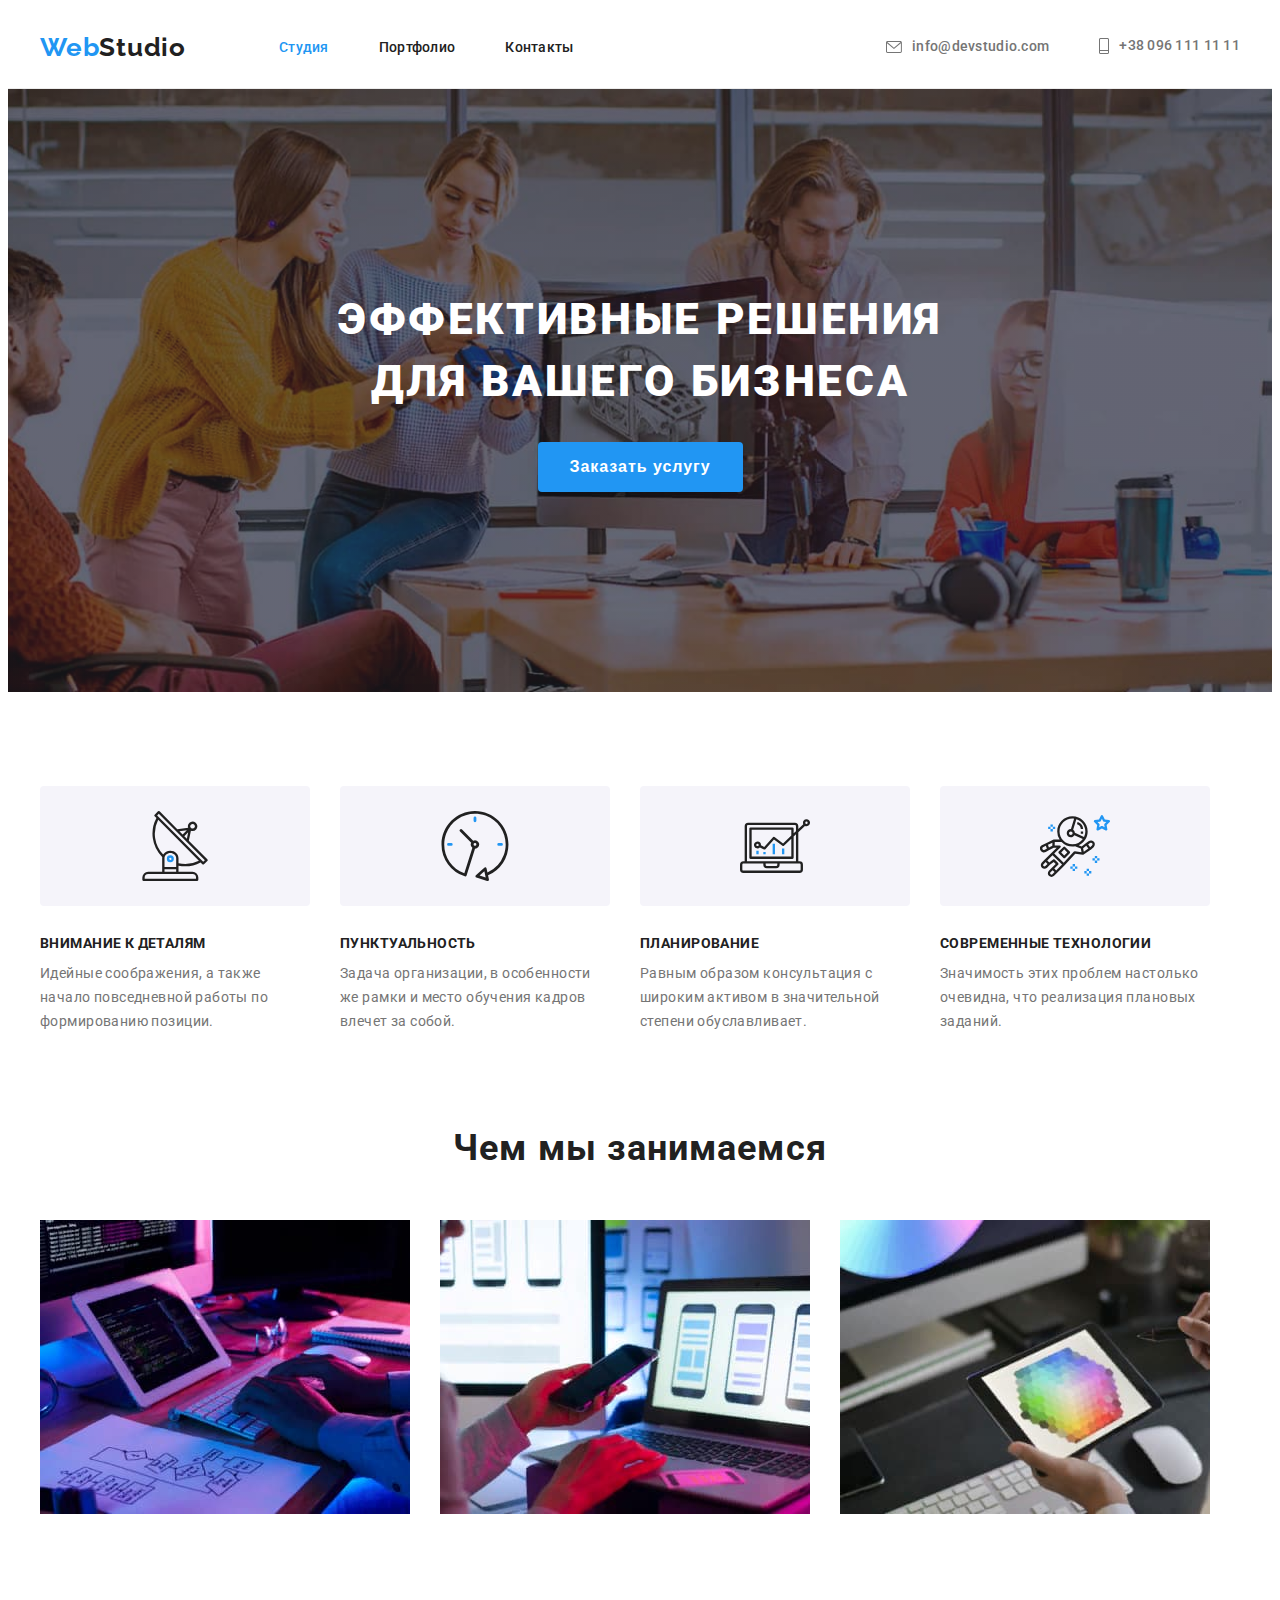
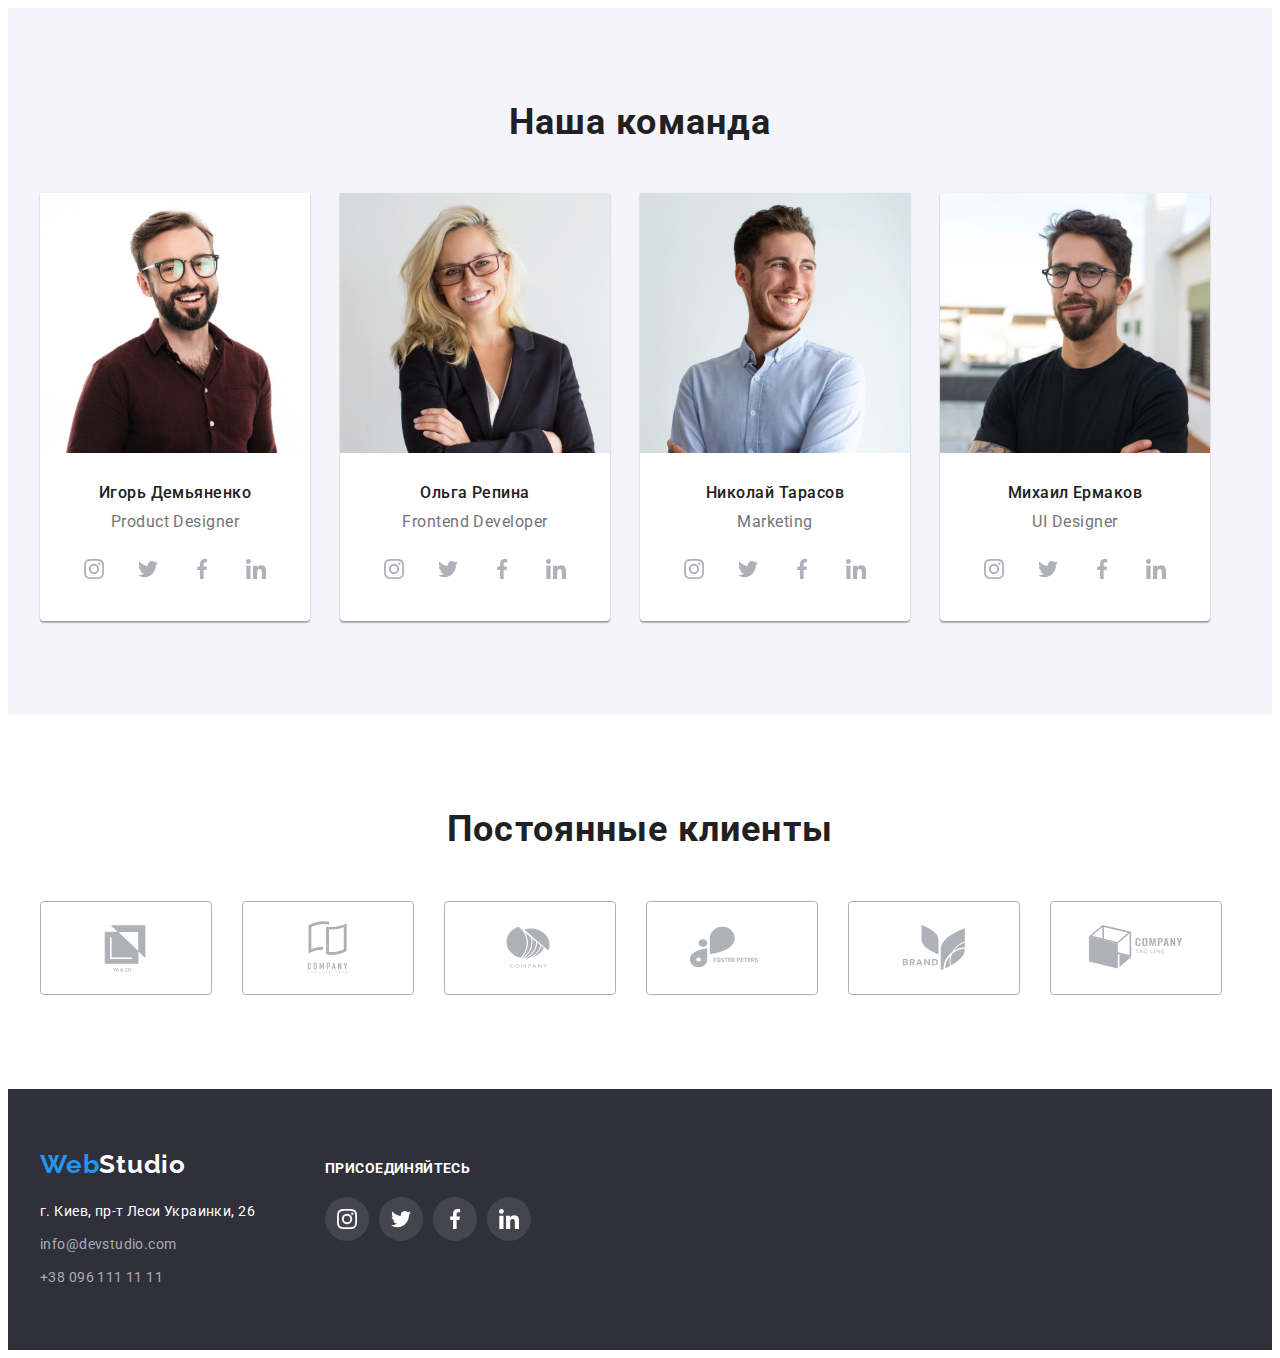
<file: index.html>
<!DOCTYPE html>
<html lang="ru">
  <head>
    <meta charset="UTF-8" />
    <meta http-equiv="X-UA-Compatible" content="IE=edge" />
    <meta name="viewport" content="width=device-width, initial-scale=1.0" />
    <title>my first work</title>
    <link rel="preconnect" href="https://fonts.googleapis.com" />
    <link rel="preconnect" href="https://fonts.gstatic.com" crossorigin />
    <link
      href="https://fonts.googleapis.com/css2?family=Raleway:wght@700&family=Roboto:wght@400;500;700;900&display=swap"
      rel="stylesheet"
    />
    <link
      rel="stylesheet"
      href="https://cdnjs.cloudflare.com/ajax/libs/modern-normalize/1.1.0/modern-normalize.min.css"
      integrity="sha512-wpPYUAdjBVSE4KJnH1VR1HeZfpl1ub8YT/NKx4PuQ5NmX2tKuGu6U/JRp5y+Y8XG2tV+wKQpNHVUX03MfMFn9Q=="
      crossorigin="anonymous"
      referrerpolicy="no-referrer"
    />
    <link rel="stylesheet" href="css/styles.css" />
  </head>

  <body>
    <!--✌️Шапка Страницы🤞-->
    <header class="main-header">
      <div class="conteiner page-header">
        <a href="" class="logo"><span>Web</span>Studio</a>
        <nav class="main-nav">
          <ul class="nav-list">
            <li class="nav-item">
              <a href="./index.html" class="nav-link"><span>Студия</span></a>
            </li>
            <li class="nav-item">
              <a href="./portfolio.html" class="nav-link">Портфолио</a>
            </li>
            <li class="nav-item"><a href="" class="nav-link">Контакты</a></li>
          </ul>
        </nav>

        <ul class="nav-list-contacts">
          <li class="nav-contacts">
            <a href="mailto:info@devstudio.com" class="contacts">
              <svg width="16" height="12" class="icon-contacts">
                <use href="./images/symbol-defs.svg#icon-envelope-hover"></use>
              </svg>
              info@devstudio.com</a
            >
          </li>
          <li class="nav-contacts">
            <a href="tell:+380961111111" class="contacts"
              ><svg width="10" height="16" class="icon-contacts">
                <use href="./images/symbol-defs.svg#icon-Vector"></use></svg
              >+38 096 111 11 11</a
            >
          </li>
        </ul>
      </div>
    </header>
    <main>
      <!--✌️Герой Страницы🤞-->
      <section class="section-hero">
        <div class="conteiner">
          <h1 class="title">
            Эффективные решения <br />
            для вашего бизнеса
          </h1>
          <button type="button" class="button main-btn">Заказать услугу</button>
        </div>
      </section>
      <!--✌️Характеристики Страницы🤞-->
      <section class="Specifications">
        <div class="conteiner">
          <h2 class="is-hidden">спецификация</h2>
          <ul class="Specifications-list">
            <li class="Specifications-item">
              <div class="back-icon">
                <svg width="70" height="70" class="b-icon">
                  <use href="./images/symbol-defs.svg#icon-antenna-1"></use>
                </svg>
              </div>
              <h3 class="Specifications-title">Внимание к деталям</h3>
              <p class="Specifications-text">
                Идейные соображения, а также начало повседневной работы по
                формированию позиции.
              </p>
            </li>
            <li class="Specifications-item">
              <div class="back-icon">
                <svg width="70" height="70" class="b-icon">
                  <use href="./images/symbol-defs.svg#icon-clock-1"></use>
                </svg>
              </div>
              <h3 class="Specifications-title">Пунктуальность</h3>
              <p class="Specifications-text">
                Задача организации, в особенности же рамки и место обучения
                кадров влечет за собой.
              </p>
            </li>
            <li class="Specifications-item">
              <div class="back-icon">
                <svg width="70" height="70" class="b-icon">
                  <use href="./images/symbol-defs.svg#icon-diagram-1"></use>
                </svg>
              </div>
              <h3 class="Specifications-title">Планирование</h3>
              <p class="Specifications-text">
                Равным образом консультация с широким активом в значительной
                степени обуславливает.
              </p>
            </li>
            <li class="Specifications-item">
              <div class="back-icon">
                <svg width="70" height="70" class="b-icon">
                  <use href="./images/symbol-defs.svg#icon-astronaut-1"></use>
                </svg>
              </div>
              <h3 class="Specifications-title">Современные технологии</h3>
              <p class="Specifications-text">
                Значимость этих проблем настолько очевидна, что реализация
                плановых заданий.
              </p>
            </li>
          </ul>
        </div>
      </section>
      <!--✌️Страница Занятье🤞-->
      <section class="occupation">
        <div class="conteiner">
          <h2 class="occupation-title">Чем мы занимаемся</h2>
          <ul class="occupation-list">
            <li class="occupation-item">
              <img
                src="images/planshetpalci.jpg"
                alt="planshetpalci"
                width="370"
              />
            </li>
            <li class="occupation-item">
              <img src="images/iphonenout.jpg" alt="iphonenout" width="370" />
            </li>
            <li class="occupation-item">
              <img src="images/planshet.jpg" alt="planshet" width="370" />
            </li>
          </ul>
        </div>
      </section>
      <!--✌️Страница КОМАНДЫ🤞-->
      <section class="team">
        <div class="conteiner">
          <h2 class="our-team">Наша команда</h2>
          <ul class="team-list">
            <li class="team-item">
              <img src="images/igor.jpg" alt="photo igor" width="270" />
              <div class="team-person">
                <h3 class="name">Игорь Демьяненко</h3>
                <p class="profession">Product Designer</p>
                <ul class="icon-list">
                  <li class="icon-item">
                    <a href="" class="icon-link">
                      <svg width="20" height="20" class="icon">
                        <use
                          href="./images/symbol-defs.svg#icon-instagram-2"
                        ></use>
                      </svg>
                    </a>
                  </li>
                  <li class="icon-item">
                    <a href="" class="icon-link">
                      <svg width="20" height="20" class="icon">
                        <use
                          href="./images/symbol-defs.svg#icon-twitter-1"
                        ></use>
                      </svg>
                    </a>
                  </li>
                  <li class="icon-item">
                    <a href="" class="icon-link">
                      <svg width="20" height="20" class="icon">
                        <use
                          href="./images/symbol-defs.svg#icon-facebook-1"
                        ></use>
                      </svg>
                    </a>
                  </li>
                  <li class="icon-item">
                    <a href="" class="icon-link">
                      <svg width="20" height="20" class="icon">
                        <use
                          href="./images/symbol-defs.svg#icon-linkedin-1"
                        ></use>
                      </svg>
                    </a>
                  </li>
                </ul>
              </div>
            </li>
            <li class="team-item">
              <img src="images/olga.jpg" alt="photo olga" width="270" />
              <div class="team-person">
                <h3 class="name">Ольга Репина</h3>
                <p class="profession">Frontend Developer</p>
                <ul class="icon-list">
                  <li class="icon-item">
                    <a href="" class="icon-link">
                      <svg width="20" height="20" class="icon">
                        <use
                          href="./images/symbol-defs.svg#icon-instagram-2"
                        ></use>
                      </svg>
                    </a>
                  </li>
                  <li class="icon-item">
                    <a href="" class="icon-link">
                      <svg width="20" height="20" class="icon">
                        <use
                          href="./images/symbol-defs.svg#icon-twitter-1"
                        ></use>
                      </svg>
                    </a>
                  </li>
                  <li class="icon-item">
                    <a href="" class="icon-link">
                      <svg width="20" height="20" class="icon">
                        <use
                          href="./images/symbol-defs.svg#icon-facebook-1"
                        ></use>
                      </svg>
                    </a>
                  </li>
                  <li class="icon-item">
                    <a href="" class="icon-link">
                      <svg width="20" height="20" class="icon">
                        <use
                          href="./images/symbol-defs.svg#icon-linkedin-1"
                        ></use>
                      </svg>
                    </a>
                  </li>
                </ul>
              </div>
            </li>
            <li class="team-item">
              <img src="images/nikolai.jpg" alt="photo nikolai" width="270" />

              <div class="team-person">
                <h3 class="name">Николай Тарасов</h3>
                <p class="profession">Marketing</p>
                <ul class="icon-list">
                  <li class="icon-item">
                    <a href="" class="icon-link">
                      <svg width="20" height="20" class="icon">
                        <use
                          href="./images/symbol-defs.svg#icon-instagram-2"
                        ></use>
                      </svg>
                    </a>
                  </li>
                  <li class="icon-item">
                    <a href="" class="icon-link">
                      <svg width="20" height="20" class="icon">
                        <use
                          href="./images/symbol-defs.svg#icon-twitter-1"
                        ></use>
                      </svg>
                    </a>
                  </li>
                  <li class="icon-item">
                    <a href="" class="icon-link">
                      <svg width="20" height="20" class="icon">
                        <use
                          href="./images/symbol-defs.svg#icon-facebook-1"
                        ></use>
                      </svg>
                    </a>
                  </li>
                  <li class="icon-item">
                    <a href="" class="icon-link">
                      <svg width="20" height="20" class="icon">
                        <use
                          href="./images/symbol-defs.svg#icon-linkedin-1"
                        ></use>
                      </svg>
                    </a>
                  </li>
                </ul>
              </div>
            </li>
            <li class="team-item">
              <img src="images/mixail.jpg" alt="photo mixail" width="270" />

              <div class="team-person">
                <h3 class="name">Михаил Ермаков</h3>
                <p class="profession">UI Designer</p>
                <ul class="icon-list">
                  <li class="icon-item">
                    <a href="" class="icon-link">
                      <svg width="20" height="20" class="icon">
                        <use
                          href="./images/symbol-defs.svg#icon-instagram-2"
                        ></use>
                      </svg>
                    </a>
                  </li>
                  <li class="icon-item">
                    <a href="" class="icon-link">
                      <svg width="20" height="20" class="icon">
                        <use
                          href="./images/symbol-defs.svg#icon-twitter-1"
                        ></use>
                      </svg>
                    </a>
                  </li>
                  <li class="icon-item">
                    <a href="" class="icon-link">
                      <svg width="20" height="20" class="icon">
                        <use
                          href="./images/symbol-defs.svg#icon-facebook-1"
                        ></use>
                      </svg>
                    </a>
                  </li>
                  <li class="icon-item">
                    <a href="" class="icon-link">
                      <svg width="20" height="20" class="icon">
                        <use
                          href="./images/symbol-defs.svg#icon-linkedin-1"
                        ></use>
                      </svg>
                    </a>
                  </li>
                </ul>
              </div>
            </li>
          </ul>
        </div>
      </section>
      <!--✌️страница КЛИЕНТЫ🤞-->
      <section class="customers">
        <div class="conteiner">
          <h2 class="customers-title">Постоянные клиенты</h2>
          <ul class="customers-list">
            <li class="customers-item">
              <a href="" class="customers-link"
                ><svg width="106" height="60">
                  <use href="./images/symbol-defs.svg#icon-yaco"></use></svg
              ></a>
            </li>
            <li class="customers-item">
              <a href="" class="customers-link"
                ><svg width="106" height="60">
                  <use href="./images/symbol-defs.svg#icon-company"></use></svg
              ></a>
            </li>
            <li class="customers-item">
              <a href="" class="customers-link"
                ><svg width="106" height="60">
                  <use
                    href="./images/symbol-defs.svg#icon-companykrug"
                  ></use></svg
              ></a>
            </li>
            <li class="customers-item">
              <a href="" class="customers-link"
                ><svg width="106" height="60">
                  <use href="./images/symbol-defs.svg#icon-foster"></use></svg
              ></a>
            </li>
            <li class="customers-item">
              <a href="" class="customers-link"
                ><svg width="106" height="60">
                  <use href="./images/symbol-defs.svg#icon-brand"></use></svg
              ></a>
            </li>
            <li class="customers-item">
              <a href="" class="customers-link"
                ><svg width="106" height="60">
                  <use
                    href="./images/symbol-defs.svg#icon-companytag"
                  ></use></svg
              ></a>
            </li>
          </ul>
        </div>
      </section>
    </main>
    <!--✌️Нижняя часть страницы🤞-->
    <footer class="footer-page">
      <div class="conteiner block">
        <div class="footer-block">
          <a href="" class="logo2">Web<span>Studio</span></a>
          <address>
            <p class="footer-text">г. Киев, пр-т Леси Украинки, 26</p>
            <ul class="footer-contacts">
              <li class="footer-item">
                <a href="mailto:info@devstudio.com" class="footer-contacts"
                  >info@devstudio.com</a
                >
              </li>
              <li class="footer-item">
                <a href="tell:+380961111111" class="footer-contacts"
                  >+38 096 111 11 11</a
                >
              </li>
            </ul>
          </address>
        </div>
        <div class="footer-icons">
          <p class="icon-title">присоединяйтесь</p>
          <ul class="footer-icon">
            <li class="icon-item">
              <a href="" class="footer-link">
                <svg width="20" height="20" class="icon2">
                  <use href="./images/symbol-defs.svg#icon-instagram-2"></use>
                </svg>
              </a>
            </li>
            <li class="icon-item">
              <a href="" class="footer-link">
                <svg width="20" height="20" class="icon2">
                  <use href="./images/symbol-defs.svg#icon-twitter-1"></use>
                </svg>
              </a>
            </li>
            <li class="icon-item">
              <a href="" class="footer-link">
                <svg width="20" height="20" class="icon2">
                  <use href="./images/symbol-defs.svg#icon-facebook-1"></use>
                </svg>
              </a>
            </li>
            <li class="icon-item">
              <a href="" class="footer-link">
                <svg width="20" height="20" class="icon2">
                  <use href="./images/symbol-defs.svg#icon-linkedin-1"></use>
                </svg>
              </a>
            </li>
          </ul>
        </div>
      </div>
    </footer>
  </body>
</html>
</file>
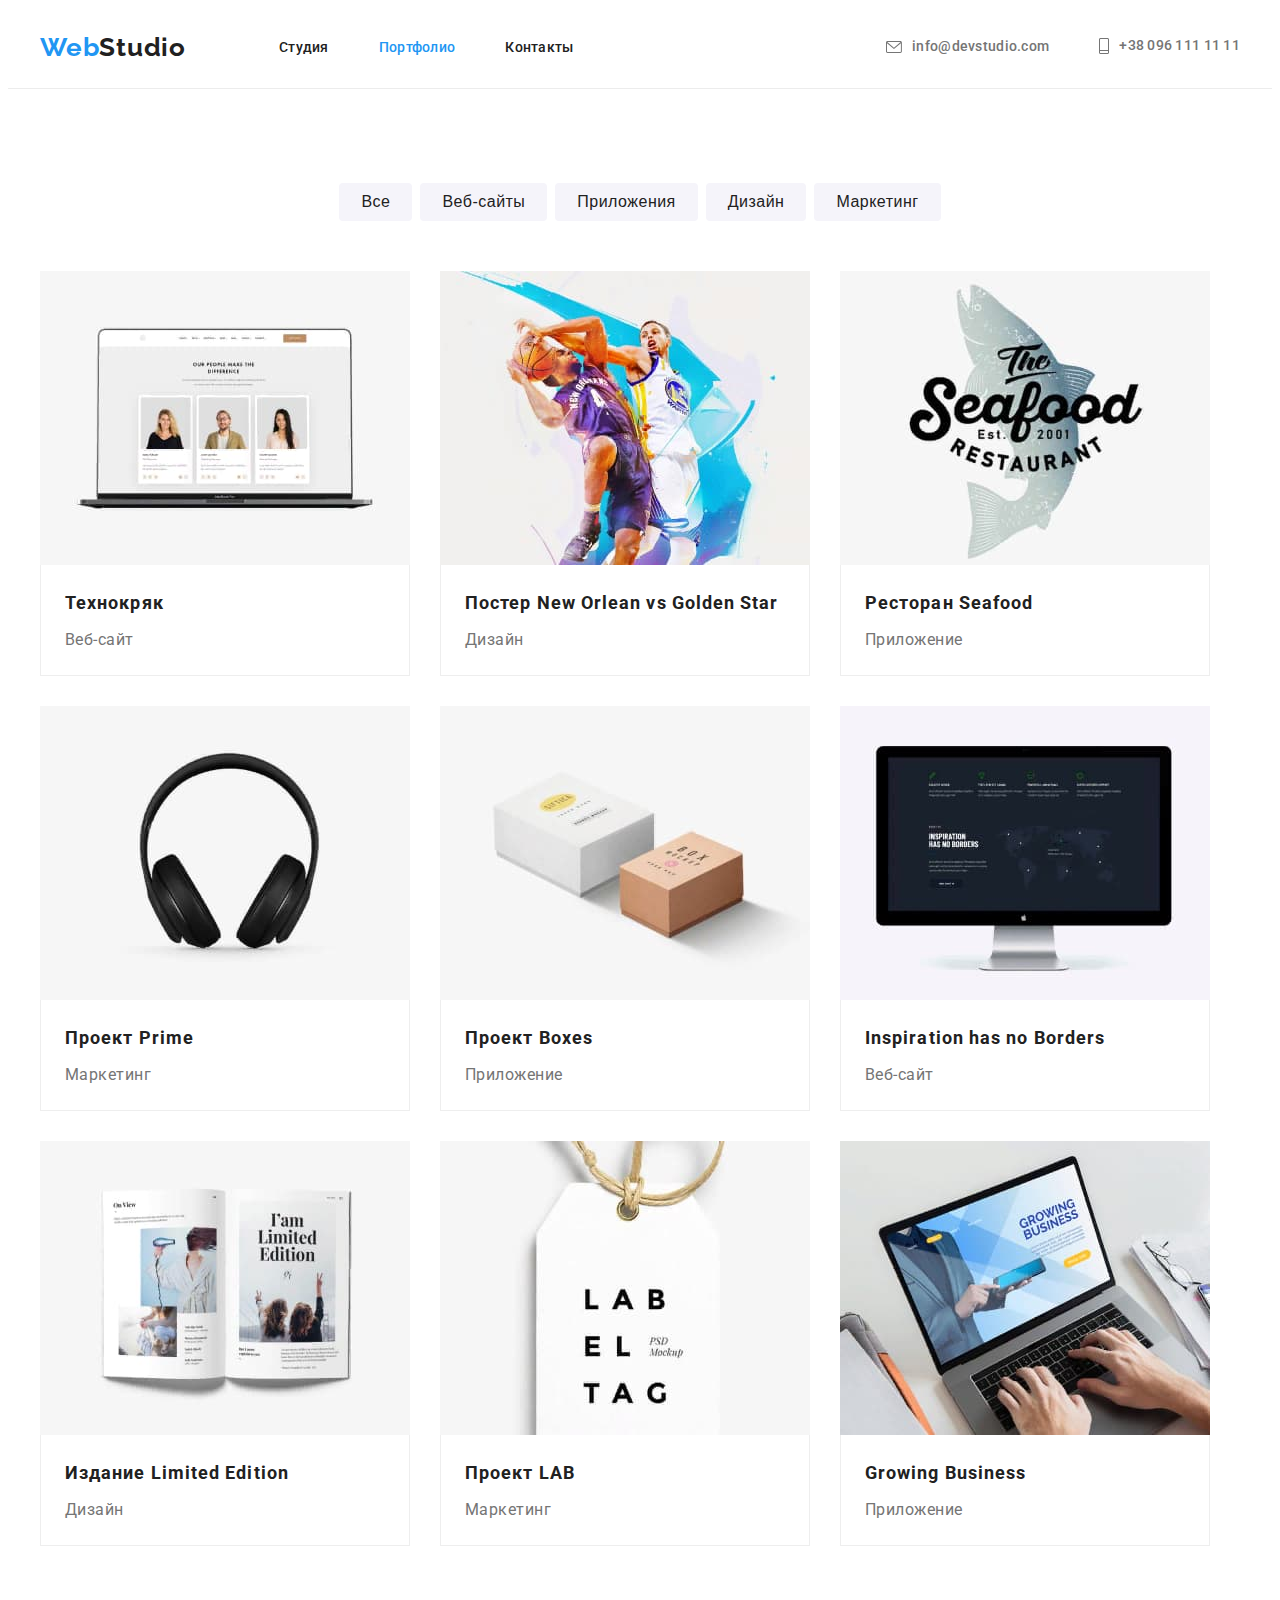
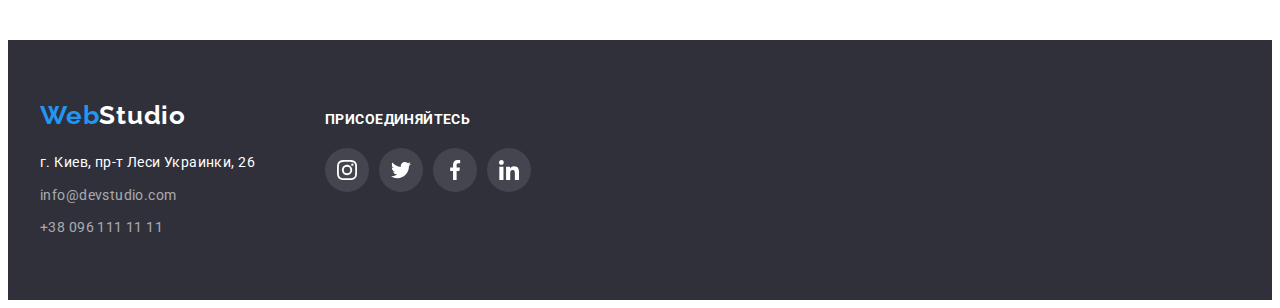
<file: portfolio.html>
<!DOCTYPE html>
<html lang="ru">
  <head>
    <meta charset="UTF-8" />
    <meta http-equiv="X-UA-Compatible" content="IE=edge" />
    <meta name="viewport" content="width=device-width, initial-scale=1.0" />
    <title>Портфолио</title>
    <link rel="preconnect" href="https://fonts.googleapis.com" />
    <link rel="preconnect" href="https://fonts.gstatic.com" crossorigin />
    <link
      href="https://fonts.googleapis.com/css2?family=Raleway:wght@700&family=Roboto:wght@400;500;700;900&display=swap"
      rel="stylesheet"
    />
    <link
      rel="stylesheet"
      href="https://cdnjs.cloudflare.com/ajax/libs/modern-normalize/1.1.0/modern-normalize.min.css"
      integrity="sha512-wpPYUAdjBVSE4KJnH1VR1HeZfpl1ub8YT/NKx4PuQ5NmX2tKuGu6U/JRp5y+Y8XG2tV+wKQpNHVUX03MfMFn9Q=="
      crossorigin="anonymous"
      referrerpolicy="no-referrer"
    />
    <link rel="stylesheet" href="css/styles.css" />
  </head>
  <body>
    <!--✌️Шапка Страницы🤞-->
    <header class="main-header">
      <div class="conteiner page-header">
        <a href="" class="logo"><span>Web</span>Studio</a>
        <nav class="main-nav">
          <ul class="nav-list">
            <li class="nav-item">
              <a href="./index.html" class="nav-link">Студия</a>
            </li>
            <li class="nav-item">
              <a href="./portfolio.html" class="nav-link"
                ><span>Портфолио</span></a
              >
            </li>
            <li class="nav-item"><a href="" class="nav-link">Контакты</a></li>
          </ul>
        </nav>

        <ul class="nav-list-contacts">
          <li class="nav-contacts">
            <a href="mailto:info@devstudio.com" class="contacts">
              <svg width="16" height="12" class="icon-contacts">
                <use href="./images/symbol-defs.svg#icon-envelope-hover"></use>
              </svg>
              info@devstudio.com</a
            >
          </li>
          <li class="nav-contacts">
            <a href="tell:+380961111111" class="contacts"
              ><svg width="10" height="16" class="icon-contacts">
                <use href="./images/symbol-defs.svg#icon-Vector"></use></svg
              >+38 096 111 11 11</a
            >
          </li>
        </ul>
      </div>
    </header>
    <main>
      <!--✌️Кнопки Страницы🤞-->
      <section class="buttons-products">
        <div class="conteiner">
          <h1 class="is-hidden">buttons</h1>
          <ul class="button-list">
            <li class="button-item">
              <button type="button" class="buttons">Все</button>
            </li>
            <li class="button-item">
              <button type="button" class="buttons">Веб-сайты</button>
            </li>
            <li class="button-item">
              <button type="button" class="buttons">Приложения</button>
            </li>
            <li class="button-item">
              <button type="button" class="buttons">Дизайн</button>
            </li>
            <li class="button-item">
              <button type="button" class="buttons">Маркетинг</button>
            </li>
          </ul>
          <!--✌️ПЕРЕЧЕНЬ продукта Страницы🤞-->

          <ul class="product-list">
            <li class="product-item">
              <a href="" class="product-link"
                ><img
                  src="./images/img/noutbuk.jpg"
                  alt="noutbuk"
                  width="370"
                />
                <div class="product">
                  <h2 class="product-name">Технокряк</h2>
                  <p class="product-text">Веб-сайт</p>
                </div>
              </a>
            </li>
            <li class="product-item">
              <a href="" class="product-link">
                <img
                  src="./images/img/basketbol.jpg"
                  alt="basketbol"
                  width="370"
                />
                <div class="product">
                  <h2 class="product-name">Постер New Orlean vs Golden Star</h2>
                  <p class="product-text">Дизайн</p>
                </div>
              </a>
            </li>
            <li class="product-item">
              <a href="" class="product-link">
                <img
                  src="./images/img/restoran.jpg"
                  alt="restoran"
                  width="370"
                />
                <div class="product">
                  <h2 class="product-name">Ресторан Seafood</h2>
                  <p class="product-text">Приложение</p>
                </div>
              </a>
            </li>
            <li class="product-item">
              <a href="" class="product-link">
                <img
                  src="./images/img/naushniki.jpg"
                  alt="naushniki"
                  width="370"
                />
                <div class="product">
                  <h2 class="product-name">Проект Prime</h2>
                  <p class="product-text">Маркетинг</p>
                </div>
              </a>
            </li>
            <li class="product-item">
              <a href="" class="product-link">
                <img src="./images/img/korobki.jpg" alt="korobki" width="370" />
                <div class="product">
                  <h2 class="product-name">Проект Boxes</h2>
                  <p class="product-text">Приложение</p>
                </div>
              </a>
            </li>
            <li class="product-item">
              <a href="" class="product-link">
                <img src="./images/img/monitor.jpg" alt="monitor" width="370" />
                <div class="product">
                  <h2 class="product-name">Inspiration has no Borders</h2>
                  <p class="product-text">Веб-сайт</p>
                </div>
              </a>
            </li>
            <li class="product-item">
              <a href="" class="product-link">
                <img src="./images/img/gazeta.jpg" alt="gazeta" width="370" />
                <div class="product">
                  <h2 class="product-name">Издание Limited Edition</h2>
                  <p class="product-text">Дизайн</p>
                </div>
              </a>
            </li>
            <li class="product-item">
              <a href="" class="product-link">
                <img src="./images/img/birka.jpg" alt="birka" width="370" />
                <div class="product">
                  <h2 class="product-name">Проект LAB</h2>
                  <p class="product-text">Маркетинг</p>
                </div>
              </a>
            </li>
            <li class="product-item">
              <a href="" class="product-link">
                <img
                  src="./images/img/noutbukruki.jpg"
                  alt="noutbukruki"
                  width="370"
                />
                <div class="product">
                  <h2 class="product-name">Growing Business</h2>
                  <p class="product-text">Приложение</p>
                </div>
              </a>
            </li>
          </ul>
        </div>
      </section>
    </main>
    <!--✌️Нижняя часть страницы🤞-->
    <footer class="footer-page">
      <div class="conteiner block">
        <div class="footer-block">
          <a href="" class="logo2">Web<span>Studio</span></a>
          <address>
            <p class="footer-text">г. Киев, пр-т Леси Украинки, 26</p>
            <ul class="footer-contacts">
              <li class="footer-item">
                <a href="mailto:info@devstudio.com" class="footer-contacts"
                  >info@devstudio.com</a
                >
              </li>
              <li class="footer-item">
                <a href="tell:+380961111111" class="footer-contacts"
                  >+38 096 111 11 11</a
                >
              </li>
            </ul>
          </address>
        </div>
        <div class="footer-icons">
          <p class="icon-title">присоединяйтесь</p>
          <ul class="footer-icon">
            <li class="icon-item">
              <a href="" class="footer-link">
                <svg width="20" height="20" class="icon2">
                  <use href="./images/symbol-defs.svg#icon-instagram-2"></use>
                </svg>
              </a>
            </li>
            <li class="icon-item">
              <a href="" class="footer-link">
                <svg width="20" height="20" class="icon2">
                  <use href="./images/symbol-defs.svg#icon-twitter-1"></use>
                </svg>
              </a>
            </li>
            <li class="icon-item">
              <a href="" class="footer-link">
                <svg width="20" height="20" class="icon2">
                  <use href="./images/symbol-defs.svg#icon-facebook-1"></use>
                </svg>
              </a>
            </li>
            <li class="icon-item">
              <a href="" class="footer-link">
                <svg width="20" height="20" class="icon2">
                  <use href="./images/symbol-defs.svg#icon-linkedin-1"></use>
                </svg>
              </a>
            </li>
          </ul>
        </div>
      </div>
    </footer>
  </body>
</html>
</file>
<file: css/styles.css>
body {
  font-family: "Roboto", sans-serif;
  color: #757575;
  background-color: var(--цвет-фона);
}
:root {
  --цвет-иконок: #afb1b8;
  --основной-цвет: #757575;
  --цвет-фокуса: #2196f3;
  --цвет-текста: #212121;
  --цвет-фона: #ffffff;
  --цвет-секции: #f5f4fa;
  --цвет-футер-фон: #2f303a;
  --цвет-кнопки-ховер: #188ce8;
}
a {
  text-decoration: none;
}

h2,
h3 {
  color: var(--цвет-текста);
}
h1,
h2,
h3,
h4,
h5,
h6,
p,
ul {
  margin: 0;
}
ul {
  list-style: none;
  padding: 0;
}
img {
  display: block;
}
.conteiner {
  width: 1200px;
  margin-left: auto;
  margin-right: auto;
  padding-left: 15px;
  padding-right: 15px;
}
/*--✌️Шапка Страницы🤞--*/
.main-header {
  border-bottom: 1px solid #ececec;
}
.page-header {
  display: flex;
  align-items: center;
}
/*-------✌️LOGO🤞------*/
.logo {
  font-style: normal;
  font-family: Raleway;
  font-weight: 700;
  font-size: 26px;
  line-height: 1.2;
  letter-spacing: 0.03em;
  color: var(--цвет-текста);
  margin-right: 93px;
}
.logo > span {
  color: var(--цвет-фокуса);
}
/*-----✌️нав список🤞---*/
.nav-list {
  display: flex;
}

.nav-item:not(:last-child) {
  margin-right: 50px;
}
.main-nav {
  align-items: center;
}
.nav-link {
  padding-bottom: 32px;
  padding-top: 32px;
  display: inline-block;
  font-style: normal;
  font-weight: 500;
  font-size: 14px;
  line-height: 1.14;
  letter-spacing: 0.02em;
  color: var(--цвет-текста);
}

.nav-link > span {
  color: var(--цвет-фокуса);
}
.nav-link:hover,
.nav-link:focus {
  color: var(--цвет-фокуса);
}
.nav-list-contacts {
  display: flex;
  margin-left: auto;
}
.nav-contacts:not(:last-child) {
  margin-right: 50px;
}
.contacts {
  align-items: center;
  display: inline-flex;
  font-style: normal;
  font-weight: 500;
  font-size: 14px;
  line-height: 1.14;
  letter-spacing: 0.02em;
  color: var(--основной-цвет);
  fill: var(--основной-цвет);
}
.contacts:hover,
.contacts:focus {
  color: var(--цвет-фокуса);
  fill: var(--цвет-фокуса);
}

.icon-contacts {
  margin-right: 10px;
}

/*----✌️Герой Страницы🤞-----*/
.section-hero {
  max-width: 1600px;
  margin-left: auto;
  margin-right: auto;
  background-position: center;
  background-repeat: no-repeat;
  background-size: cover;
  background-image: linear-gradient(
      to right,
      rgba(47, 48, 58, 0.4),
      rgba(47, 48, 58, 0.4)
    ),
    url(../images/sobranie.jpg);
  padding-top: 200px;
  padding-bottom: 200px;
  text-align: center;
  background-color: var(--цвет-футер-фон);
}

.title {
  width: 696px;
  font-style: normal;
  font-weight: 900;
  font-size: 44px;
  line-height: 1.4;
  text-align: center;
  letter-spacing: 0.06em;
  text-transform: uppercase;
  color: var(--цвет-фона);
  margin-bottom: 30px;
  margin-left: auto;
  margin-right: auto;
}

.button {
  display: inline-block;
  box-shadow: 0px 4px 4px rgba(0, 0, 0, 0.15);
  border-radius: 4px;
  border-style: none;
  background-color: var(--цвет-фокуса);
}
.main-btn {
  font-weight: 700;
  font-size: 16px;
  line-height: 1.87;
  align-items: center;
  text-align: center;
  letter-spacing: 0.06em;
  padding: 10px 32px;
  color: var(--цвет-фона);
}
.button:hover,
.button:focus {
  cursor: pointer;
  background-color: var(--цвет-кнопки-ховер);
}
/*--✌️Характеристики Страницы🤞---*/
.is-hidden {
  position: absolute;
  width: 1px;
  height: 1px;
  margin: -1px;
  padding: 0;
  overflow: hidden;
  border: 0;
  clip: rect(0 0 0 0);
  text-align: center;
}
.back-icon {
  display: inline-flex;
  justify-content: center;
  align-items: center;
  width: 270px;
  height: 120px;
  background-color: var(--цвет-секции);
  border-radius: 4px;
  text-align: center;
  margin-bottom: 30px;
}

.Specifications {
  padding-top: 94px;
}
.Specifications-list {
  display: flex;
}
.Specifications-item {
  width: 270px;
}
.Specifications-item:not(:last-child) {
  margin-right: 30px;
}
.Specifications-title {
  font-weight: 700;
  font-size: 14px;
  line-height: 1.14;
  letter-spacing: 0.03em;
  text-transform: uppercase;
  margin-bottom: 10px;
}
.Specifications-text {
  font-size: 14px;
  line-height: 1.71;
  letter-spacing: 0.03em;
}
/*---✌️Страница Занятье🤞---*/
.occupation {
  padding-top: 94px;
  padding-bottom: 94px;
}
.occupation-title {
  font-weight: 700;
  font-size: 36px;
  line-height: 1.16;
  text-align: center;
  letter-spacing: 0.03em;
  margin-bottom: 50px;
}
.occupation-list {
  display: flex;
}
.occupation-item:not(:last-child) {
  margin-right: 30px;
}
/*-----✌️Страница КОМАНДЫ🤞---*/
.team {
  background-color: var(--цвет-секции);
  padding-top: 94px;
  padding-bottom: 94px;
}
.our-team {
  font-weight: 700;
  font-size: 36px;
  line-height: 1.16;
  text-align: center;
  letter-spacing: 0.03em;
  margin-bottom: 50px;
}
.team-list {
  display: flex;
}
.team-item {
  width: 270px;
  box-shadow: 0px 1px 3px rgba(0, 0, 0, 0.12), 0px 1px 1px rgba(0, 0, 0, 0.14),
    0px 2px 1px rgba(0, 0, 0, 0.2);
  border-radius: 0px 0px 4px 4px;
  background-color: var(--цвет-фона);
}
.team-item:not(:last-child) {
  margin-right: 30px;
}
.name {
  font-weight: 500;
  font-size: 16px;
  line-height: 1.19;
  letter-spacing: 0.03em;
  text-align: center;
  margin-bottom: 10px;
}
.profession {
  font-size: 16px;
  line-height: 1.19;
  letter-spacing: 0.03em;
  text-align: center;
  margin-bottom: 16px;
}

.team-person {
  padding-top: 30px;
  padding-bottom: 30px;
  padding-right: 32px;
  padding-left: 32px;
}
/*----✌️VSG-ИКОНКИ для 
-------Страница КОМАНДЫ🤞----*/
.icon-list {
  display: flex;
  justify-content: space-between;
}
.icon-item:not(:last-child) {
  margin-right: 10px;
}
.icon-link {
  display: inline-flex;
  justify-content: center;
  align-items: center;
  width: 44px;
  height: 44px;
  border-radius: 50%;
}
.icon-link:hover {
  background-color: var(--цвет-фокуса);
}
.icon-link:hover .icon {
  fill: var(--цвет-фона);
}
.icon {
  fill: var(--цвет-иконок);
}

/*-----✌️страница КЛИЕНТЫ🤞-----*/
.customers {
  padding-bottom: 94px;
  padding-top: 94px;
}
.customers-title {
  font-weight: 700;
  font-size: 36px;
  line-height: 1.16;
  text-align: center;
  letter-spacing: 0.03em;
  margin-bottom: 50px;
}
.customers-list {
  display: flex;
}
.customers-item {
  margin-right: 30px;
}
.customers-link {
  display: inline-flex;
  justify-content: center;
  align-items: center;
  width: 170px;
  height: 92px;
  border-radius: 4px;
  border: 1px solid var(--цвет-иконок);
  fill: var(--цвет-иконок);
}
.customers-item:last-child {
  margin-right: 0px;
}
.customers-link:hover {
  fill: var(--цвет-фокуса);
  border-color: var(--цвет-фокуса);
}
/*---✌️Нижняя часть страницы🤞---*/
/*--✌️Нижняя часть LOGO🤞---*/
.logo2 {
  font-style: normal;
  font-family: Raleway;
  font-weight: 700;
  font-size: 26px;
  line-height: 1.2;
  letter-spacing: 0.03em;
  color: var(--цвет-фокуса);
}
.logo2 > span {
  color: var(--цвет-фона);
}
.logo2 {
  display: inline-block;
  margin-bottom: 20px;
}
.footer-page {
  padding-top: 60px;
  padding-bottom: 60px;
  background-color: var(--цвет-футер-фон);
}
.footer-contacts {
  font-style: normal;
  font-size: 14px;
  line-height: 1.7;
  letter-spacing: 0.03em;
  color: rgba(255, 255, 255, 0.6);
}
.footer-contacts:hover,
.footer-contacts:focus {
  color: var(--основной-цвет);
}

.footer-text {
  font-style: normal;
  font-size: 14px;
  line-height: 1.7;
  letter-spacing: 0.03em;
  color: var(--цвет-фона);
  margin-bottom: 9px;
}
.main-footer {
  padding-top: 60px;
  padding-bottom: 60px;
}
.footer-item:not(:last-child) {
  margin-bottom: 9px;
}
.icon-title {
  font-weight: 700;
  font-size: 14px;
  line-height: 1.14;
  letter-spacing: 0.03em;
  text-transform: uppercase;
  color: var(--цвет-фона);
  margin-bottom: 20px;
}
.block {
  display: flex;
  align-items: baseline;
}
.footer-block {
  margin-right: 70px;
}
.footer-icon {
  display: flex;
}
.footer-link {
  display: inline-flex;
  justify-content: center;
  align-items: center;
  width: 44px;
  height: 44px;
  border-radius: 50%;
  background-color: rgba(255, 255, 255, 0.1);
}
.icon2 {
  fill: var(--цвет-фона);
}
.footer-link:hover {
  background-color: var(--цвет-фокуса);
}
/*----✌️Страница PORTFOLIO🤞----*/
.buttons-products {
  padding-bottom: 94px;
  padding-top: 94px;
}
/*------✌️Кнопки Страницы🤞----*/
.buttons {
  display: inline-block;
  font-weight: 500;
  font-size: 16px;
  line-height: 1.62;
  text-align: center;
  letter-spacing: 0.03em;
  border-radius: 4px;
  color: var(--цвет-текста);
  background-color: var(--цвет-секции);
  cursor: pointer;
  padding: 6px 22px;
  border-style: none;
}
.buttons:hover,
.buttons:focus {
  color: var(--цвет-фона);
  background-color: var(--цвет-фокуса);
  box-shadow: 0px 3px 1px rgba(0, 0, 0, 0.1), 0px 1px 2px rgba(0, 0, 0, 0.08),
    0px 2px 2px rgba(0, 0, 0, 0.12);
}
.button-list {
  display: flex;
  margin-bottom: 50px;
  justify-content: center;
}
.button-item:not(:last-child) {
  margin-right: 8px;
}
/*--✌️ПЕРЕЧЕНЬ продукта Страницы🤞--*/
.product-name {
  font-weight: 700;
  font-size: 18px;
  line-height: 2;
  letter-spacing: 0.06em;
  margin-bottom: 4px;
}
.product-text {
  font-size: 16px;
  line-height: 1.87;
  letter-spacing: 0.03em;
  color: var(--основной-цвет);
}
.product-list {
  display: flex;
  flex-wrap: wrap;
  padding: 0;
}
.product-item {
  width: 370px;
  background: var(--цвет-фона);
  margin-bottom: 30px;
  margin-right: 30px;
}
.product-item:nth-child(3n) {
  margin-right: 0px;
}
.product-item:nth-last-child(-n + 3) {
  margin-bottom: 0px;
}
.product {
  padding: 20px 24px;
  border-bottom: 1px solid #eeeeee;
  border-left: 1px solid #eeeeee;
  border-right: 1px solid #eeeeee;
}
.product-link:hover,
.product-link:focus {
  box-shadow: 0px 1px 1px rgba(0, 0, 0, 0.12), 0px 4px 4px rgba(0, 0, 0, 0.06),
    1px 4px 6px rgba(0, 0, 0, 0.16);
}
.product-link {
  display: inline-block;
}
</file>
